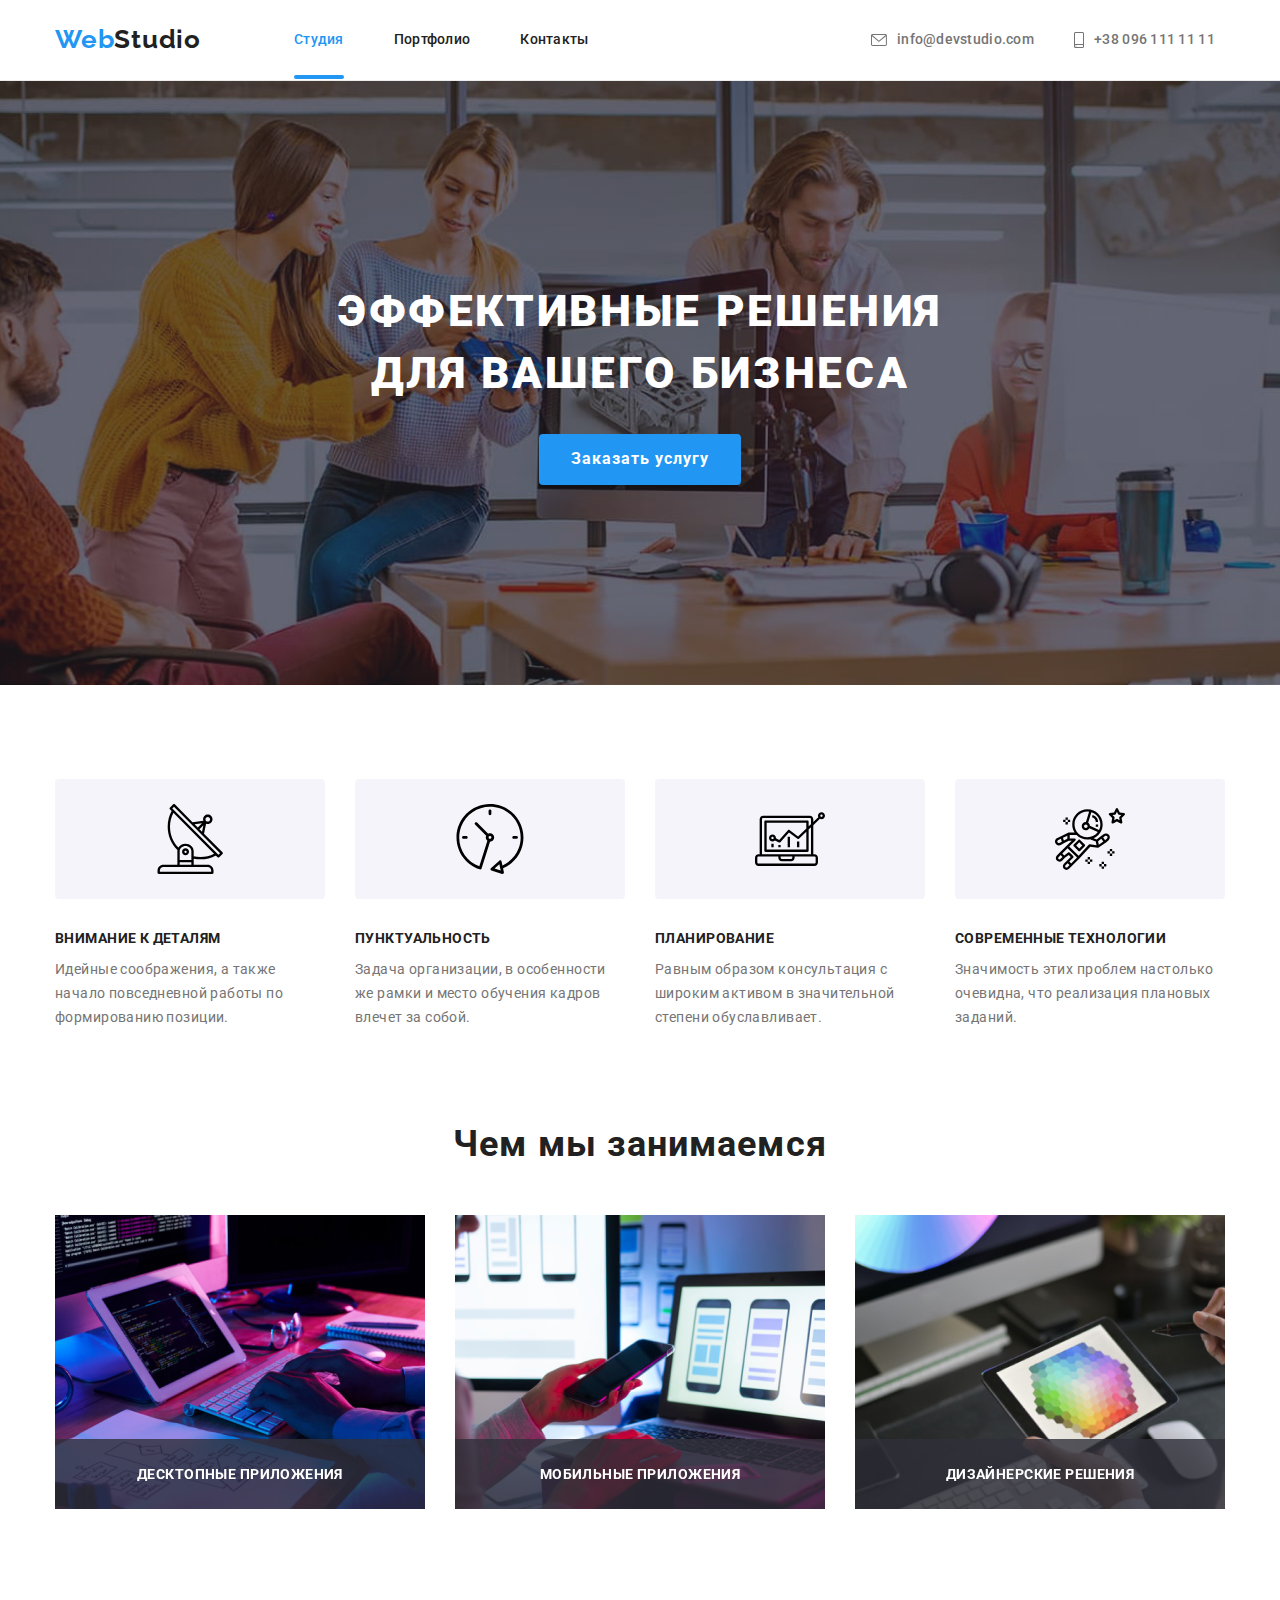
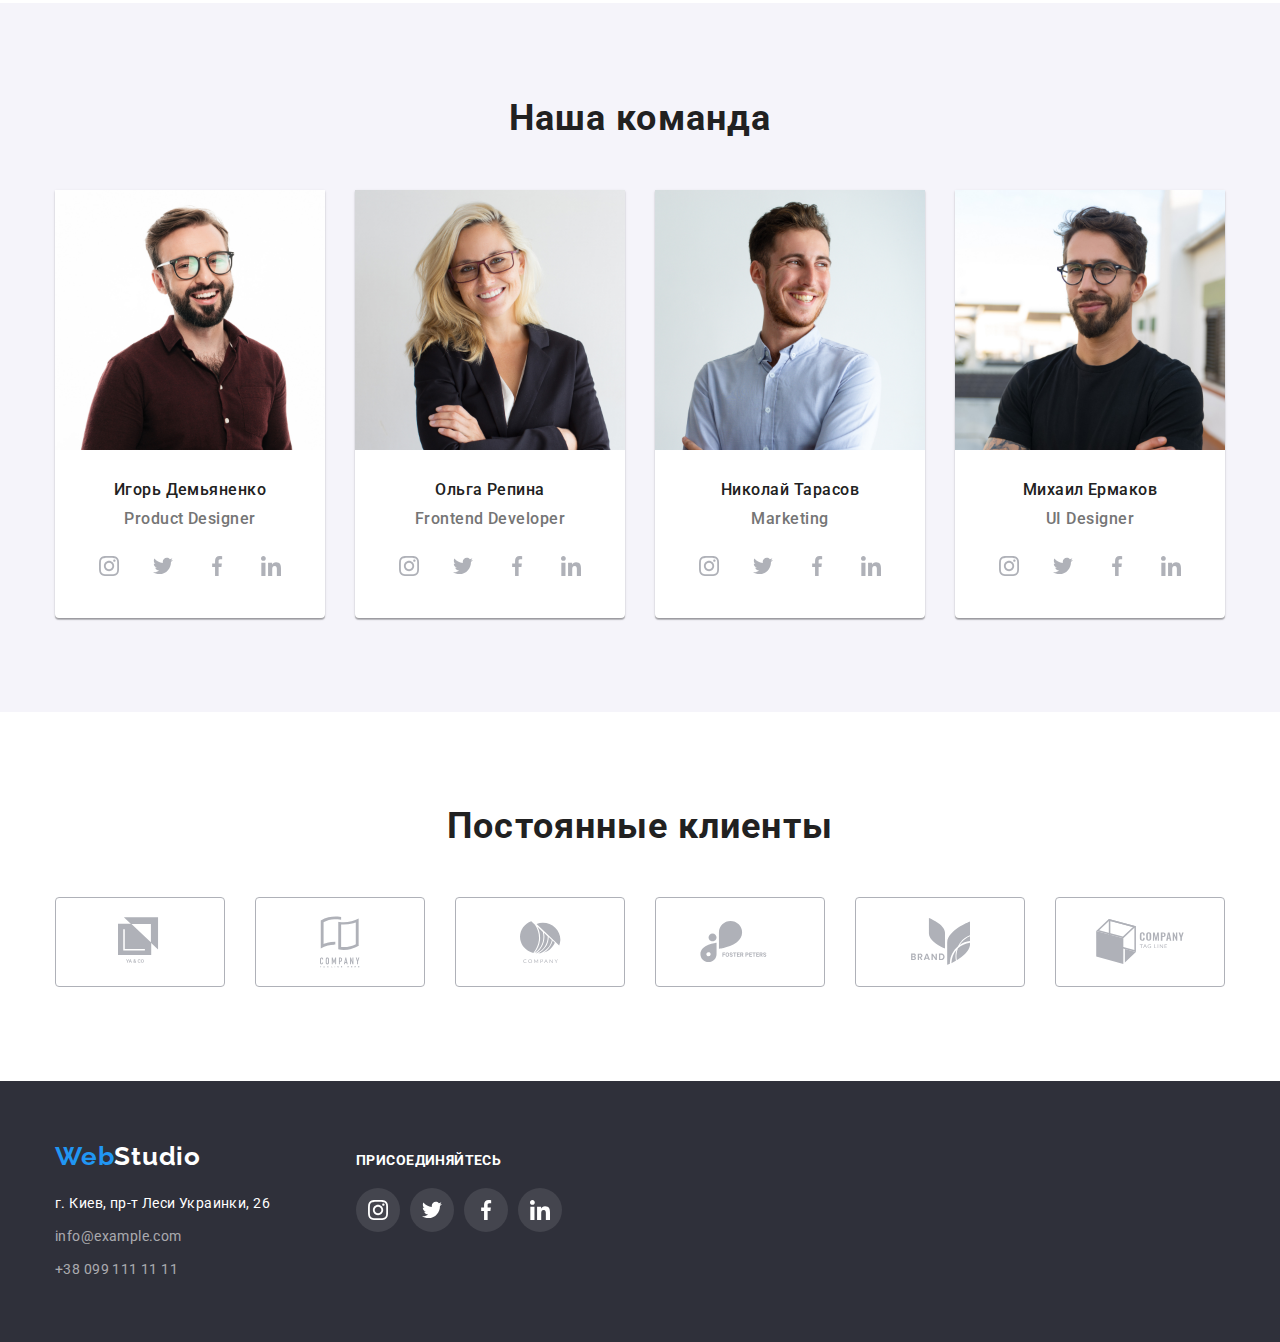
<file: index.html>
<!DOCTYPE html>
<html lang="ru">
    <head>
        <meta charset="UTF-8" />
        <meta name="viewport" content="width=device-width, initial-scale=1.0">
        <title>Document</title>
        <link rel="preconnect" href="https://fonts.gstatic.com">
        <link href="https://fonts.googleapis.com/css2?family=Raleway:wght@700&family=Roboto:wght@400;500;700&display=swap"
            rel="stylesheet">
        <link rel="stylesheet" href="https://cdnjs.cloudflare.com/ajax/libs/modern-normalize/1.0.0/modern-normalize.min.css">
        <link rel="stylesheet" href="./css/style.css">
    </head>
    
    <body>
        <header class="header">
            <!-- Шапка -->
            <nav class="container">
                <a class="logo link" href="#"><span class="logo-blue">Web</span>Studio</a>
                <ul class="navigation-menu list">
                    <li class="navigation-menu-item">
                        <a class="navigation-menu-link link current" href="#">Студия</a>
                    </li>
                    <li class="navigation-menu-item">
                        <a class="navigation-menu-link link" href="./portfolio.html">Портфолио</a>
                    </li>
                    <li class="navigation-menu-item">
                        <a class="navigation-menu-link link" href="#">Контакты</a>
                    </li>
                </ul>
                <ul class="address list">
                    <li class="contacts">
                        <a class="header-contacts-link link" href="mailto:info@devstudio.com">
                            <svg class="mail">
                                <use href="./image/sprite.svg#icon-mail"></use>
                            </svg>
                            info@devstudio.com</a>
                    </li>
                    <li class="contacts">
                        <a class="header-contacts-link link" href="tel:+380961111111">
                            <svg class="tel">
                                <use href="./image/sprite.svg#icon-tel"></use>
                            </svg>
                            +38 096 111 11 11</a>
                    </li>
                </ul>
            </nav>
        </header>
        <main>
            <!-- Герой -->
            <section class="background">
                <div class="hero container">
                    <h1 class="hidden">#</h1>
                    <h2 class="hero-heading">Эффективные решения </br> для вашего бизнеса</h2>
                    <button class="hero-button" href="#" target="_blank" rel="noreferrer noopener" data-modal-open>Заказать услугу</button>
                </div>
            </section>

            <!-- Модальное окно -->

            <div class="backdrop is-hidden" data-modal>
                <div class="modal">
                    <button class="modal-button" data-modal-close>
                        <svg class="modal-icon">
                            <use href="./image/sprite.svg#icon-Vector"></use>
                        </svg>
                    </button>
                </div>
            </div>
            
            <!-- Особенности-->
            <section class="section-features">
                <div class="container">
                    <ul class="section-features-cards list">
                        <li class="features-cards">
                            <div class="box-icon">
                                <svg class="icon-features">
                                    <use href="./image/sprite.svg#icon-detail"></use>
                                </svg>
                            </div>
                            <h2 class="hidden">Особенности</h2>
                            <h3 class="section-headlines">Внимание к деталям</h3>
                            <p class="section-text">
                                Идейные соображения, а также </br>
                                начало повседневной работы по <br>
                                формированию позиции.
                            </p>
                        </li>
                        <li class="features-cards">
                            <div class="box-icon">
                                <svg class="icon-features">
                                    <use href="./image/sprite.svg#icon-clock"></use>
                                </svg>
                            </div>
                            <h3 class="section-headlines">Пунктуальность</h3>
                            <p class="section-text">
                                Задача организации, в особенности </br>
                                же рамки и место обучения кадров </br>
                                влечет за собой.
                            </p>
                        </li>
                        <li class="features-cards">
                            <div class="box-icon">
                                <svg class="icon-features">
                                    <use href="./image/sprite.svg#icon-planen"></use>
                                </svg>
                            </div>
                            <h3 class="section-headlines">Планирование</h3>
                            <p class="section-text">
                                Равным образом консультация с 
                                широким активом в значительной </br>
                                степени обуславливает.
                            </p>
                        </li>
                        <li class="features-cards">
                            <div class="box-icon">
                                <svg class="icon-features">
                                    <use href="./image/sprite.svg#icon-Technologie"></use>
                                </svg>
                            </div>
                            <h3 class="section-headlines">Современные технологии</h3>
                            <p class="section-text">
                                Значимость этих проблем настолько </br>
                                очевидна, что реализация плановых </br>
                                заданий.
                            </p>
                        </li>
                    </ul>
                </div>
            </section>
            <!-- Примеры -->
            <section class="section-example">
                <div class="container">
                    <h2 class="example-headlines">Чем мы занимаемся</h2>
                    <ul class="example-photo list">
                        <li class="photo-list">
                            <img src="./image/img.png" alt="">
                            <p class="photo-list-text">десктопные приложения</p>
                        </li>
                        <li class="photo-list">
                            <img src="./image/img-1.png" alt="">
                            <p class="photo-list-text">мобильные приложения</p>
                        </li>
                        <li class="photo-list">
                            <img src="./image/img-2.png" alt="">
                            <p class="photo-list-text">дизайнерские решения</p>
                        </li>
                    </ul>
                </div>
            </section>
            <!-- Команда -->
            <section class="section-team">
                <div class="container-team container">
                    <h2 class="section-team-headlines">Наша команда</h2>
                    <ul class="section-team-list list">
                        <li class="team-cards">
                            <img class="team-photo" src="./image/igor.jpg" alt="фото" width="270" height="260">
                            <h3 class="team-name">Игорь Демьяненко</h3>
                            <p class="team-position">Product Designer</p>
                            <ul class="social-list list">
                                <li class="social-list-item">
                                    <a class="social-list-link link" href="#">
                                        <svg class="social-list-icon">
                                            <use href="./image/sprite.svg#icon-instagram"></use>
                                        </svg>
                                    </a>
                                </li>
                                <li class="social-list-item">
                                    <a class="social-list-link link" href="#">
                                        <svg class="social-list-icon">
                                            <use href="./image/sprite.svg#icon-twitter"></use>
                                        </svg>
                                    </a>
                                </li>
                                <li class="social-list-item">
                                    <a class="social-list-link link" href="#">
                                        <svg class="social-list-icon">
                                            <use href="./image/sprite.svg#icon-facebook"></use>
                                        </svg>
                                    </a>
                                </li>
                                <li class="social-list-item">
                                    <a class="social-list-link link" href="#">
                                        <svg class="social-list-icon"> 
                                            <use href="./image/sprite.svg#icon-linkedin"></use>
                                        </svg>
                                    </a>
                                </li>
                            </ul>
                        </li>
                        <li class="team-cards">
                            <img class="team-photo" src="./image/olga.jpg" alt="фото" width="270" height="260">
                            <h3 class="team-name">Ольга Репина</h3>
                            <p class="team-position">Frontend Developer</p>
                        <ul class="social-list list">
                            <li class="social-list-item">
                                <a class="social-list-link link" href="#">
                                    <svg class="social-list-icon">
                                        <use href="./image/sprite.svg#icon-instagram"></use>
                                    </svg>
                                </a>
                            </li>
                            <li class="social-list-item">
                                <a class="social-list-link link" href="#">
                                    <svg class="social-list-icon">
                                        <use href="./image/sprite.svg#icon-twitter"></use>
                                    </svg>
                                </a>
                            </li>
                            <li class="social-list-item">
                                <a class="social-list-link link" href="#">
                                    <svg class="social-list-icon">
                                        <use href="./image/sprite.svg#icon-facebook"></use>
                                    </svg>
                                </a>
                            </li>
                            <li class="social-list-item">
                                <a class="social-list-link link" href="#">
                                    <svg class="social-list-icon">
                                        <use href="./image/sprite.svg#icon-linkedin"></use>
                                    </svg>
                                </a>
                            </li>
                        </ul>
                        </li>
                        <li class="team-cards">
                            <img class="team-photo" src="./image/nicolai.jpg" alt="фото" width="270" height="260">
                            <h3 class="team-name">Николай Тарасов</h3>
                            <p class="team-position">Marketing</p>
                            <ul class="social-list list">
                                <li class="social-list-item">
                                    <a class="social-list-link link" href="#">
                                        <svg class="social-list-icon">
                                            <use href="./image/sprite.svg#icon-instagram"></use>
                                        </svg>
                                    </a>
                                </li>
                                <li class="social-list-item">
                                    <a class="social-list-link link" href="#">
                                        <svg class="social-list-icon">
                                            <use href="./image/sprite.svg#icon-twitter"></use>
                                        </svg>
                                    </a>
                                </li>
                                <li class="social-list-item">
                                    <a class="social-list-link link" href="#">
                                        <svg class="social-list-icon">
                                            <use href="./image/sprite.svg#icon-facebook"></use>
                                        </svg>
                                    </a>
                                </li>
                                <li class="social-list-item">
                                    <a class="social-list-link link" href="#">
                                        <svg class="social-list-icon">
                                            <use href="./image/sprite.svg#icon-linkedin"></use>
                                        </svg>
                                    </a>
                                </li>
                            </ul>
                        </li>
                        <li class="team-cards">
                            <img class="team-photo" src="./image/mihail.jpg" alt="фото" width="270" height="260">
                            <h3 class="team-name">Михаил Ермаков</h3>
                            <p class="team-position">UI Designer</p>
                            <ul class="social-list list">
                                <li class="social-list-item">
                                    <a class="social-list-link link" href="#">
                                        <svg class="social-list-icon">
                                            <use href="./image/sprite.svg#icon-instagram"></use>
                                        </svg>
                                    </a>
                                </li>
                                <li class="social-list-item">
                                    <a class="social-list-link link" href="#">
                                        <svg class="social-list-icon">
                                            <use href="./image/sprite.svg#icon-twitter"></use>
                                        </svg>
                                    </a>
                                </li>
                                <li class="social-list-item">
                                    <a class="social-list-link link" href="#">
                                        <svg class="social-list-icon">
                                            <use href="./image/sprite.svg#icon-facebook"></use>
                                        </svg>
                                    </a>
                                </li>
                                <li class="social-list-item">
                                    <a class="social-list-link link" href="#">
                                        <svg class="social-list-icon">
                                            <use href="./image/sprite.svg#icon-linkedin"></use>
                                        </svg>
                                    </a>
                                </li>
                            </ul>
                        </li>
                    </ul>
                </div>
            </section>

        <!--Клиенты--> 
            <section class="clients">
                <div class="clients-container container">
                    <h2 class="clients-headlines">Постоянные клиенты</h2>
                    <ul class="clients-list list">
                        <li class="clients-list-item">
                            <a class="clients-list-link link" href="#">
                                <svg class="clients-list-yago symbol">
                                    <use href="./image/sprite.svg#icon-ya-go"></use>
                                </svg>
                            </a>
                        </li>
                        <li class="clients-list-item">
                            <a class="clients-list-link link" href="#">
                                <svg class="clients-list-tagline symbol">
                                    <use href="./image/sprite.svg#icon-tagline"></use>
                                </svg>
                            </a>
                        </li>
                        <li class="clients-list-item">
                            <a class="clients-list-link link" href="#">
                                <svg class="clients-list-company symbol">
                                    <use href="./image/sprite.svg#icon-company"></use>
                                </svg>
                            </a>
                        </li>
                        <li class="clients-list-item">
                            <a class="clients-list-link link" href="#">
                                <svg class="clients-list-foster symbol">
                                    <use href="./image/sprite.svg#icon-foster"></use>
                                </svg>
                            </a>
                        </li>
                        <li class="clients-list-item">
                            <a class="clients-list-link link" href="#">
                                <svg class="clients-list-brand symbol">
                                    <use href="./image/sprite.svg#icon-brand"></use>
                                </svg>
                            </a>
                        </li>
                        <li class="clients-list-item">
                            <a class="clients-list-link link" href="#">
                                <svg class="clients-list-line symbol">
                                    <use href="./image/sprite.svg#icon-tag-line"></use>
                                </svg>
                            </a>
                        </li>
                        
                    </ul>

                </div>
            </section>
        </main>
        <!-- Футер -->
        <footer class="footer">
            <section class="section-footer container">
                <div class="footer-box">
                    <a class="logo link" href="#"><span class="logo-blue">Web</span>Studio</a>
                    <address class="footer-address">
                        <ul class="list">
                            <li class="contact-address list">г. Киев, пр-т Леси Украинки, 26</li>
                            <li class="footer-link"><a class="footer-contacts link" href="mailto:info@example.com">info@example.com</a></li>
                            <li><a class="footer-contacts link" href="tel:+380991111111">+38 099 111 11 11</a></li>
                        </ul>
                    </address>
                </div>
                <div class="footer-social">
                    <p class="footer-headlin">присоединяйтесь</p>
                    <ul class="footer-list list">
                        <li class="social-list-item">
                            <a class="social-list-link link" href="#">
                                <svg class="social-list-icon">
                                    <use href="./image/sprite.svg#icon-instagram"></use>
                                </svg>
                            </a>
                        </li>
                        <li class="social-list-item">
                            <a class="social-list-link link" href="#">
                                <svg class="social-list-icon">
                                    <use href="./image/sprite.svg#icon-twitter"></use>
                                </svg>
                            </a>
                        </li>
                        <li class="social-list-item">
                            <a class="social-list-link link" href="#">
                                <svg class="social-list-icon">
                                    <use href="./image/sprite.svg#icon-facebook"></use>
                                </svg>
                            </a>
                        </li>
                        <li class="social-list-item">
                            <a class="social-list-link link" href="#">
                                <svg class="social-list-icon">
                                    <use href="./image/sprite.svg#icon-linkedin"></use>
                                </svg>
                            </a>
                        </li>
                    </ul>
                </div>
            </section>
        </footer>
        
        <script src="./js/modal.js"></script>
    </body>
</html>
</file>
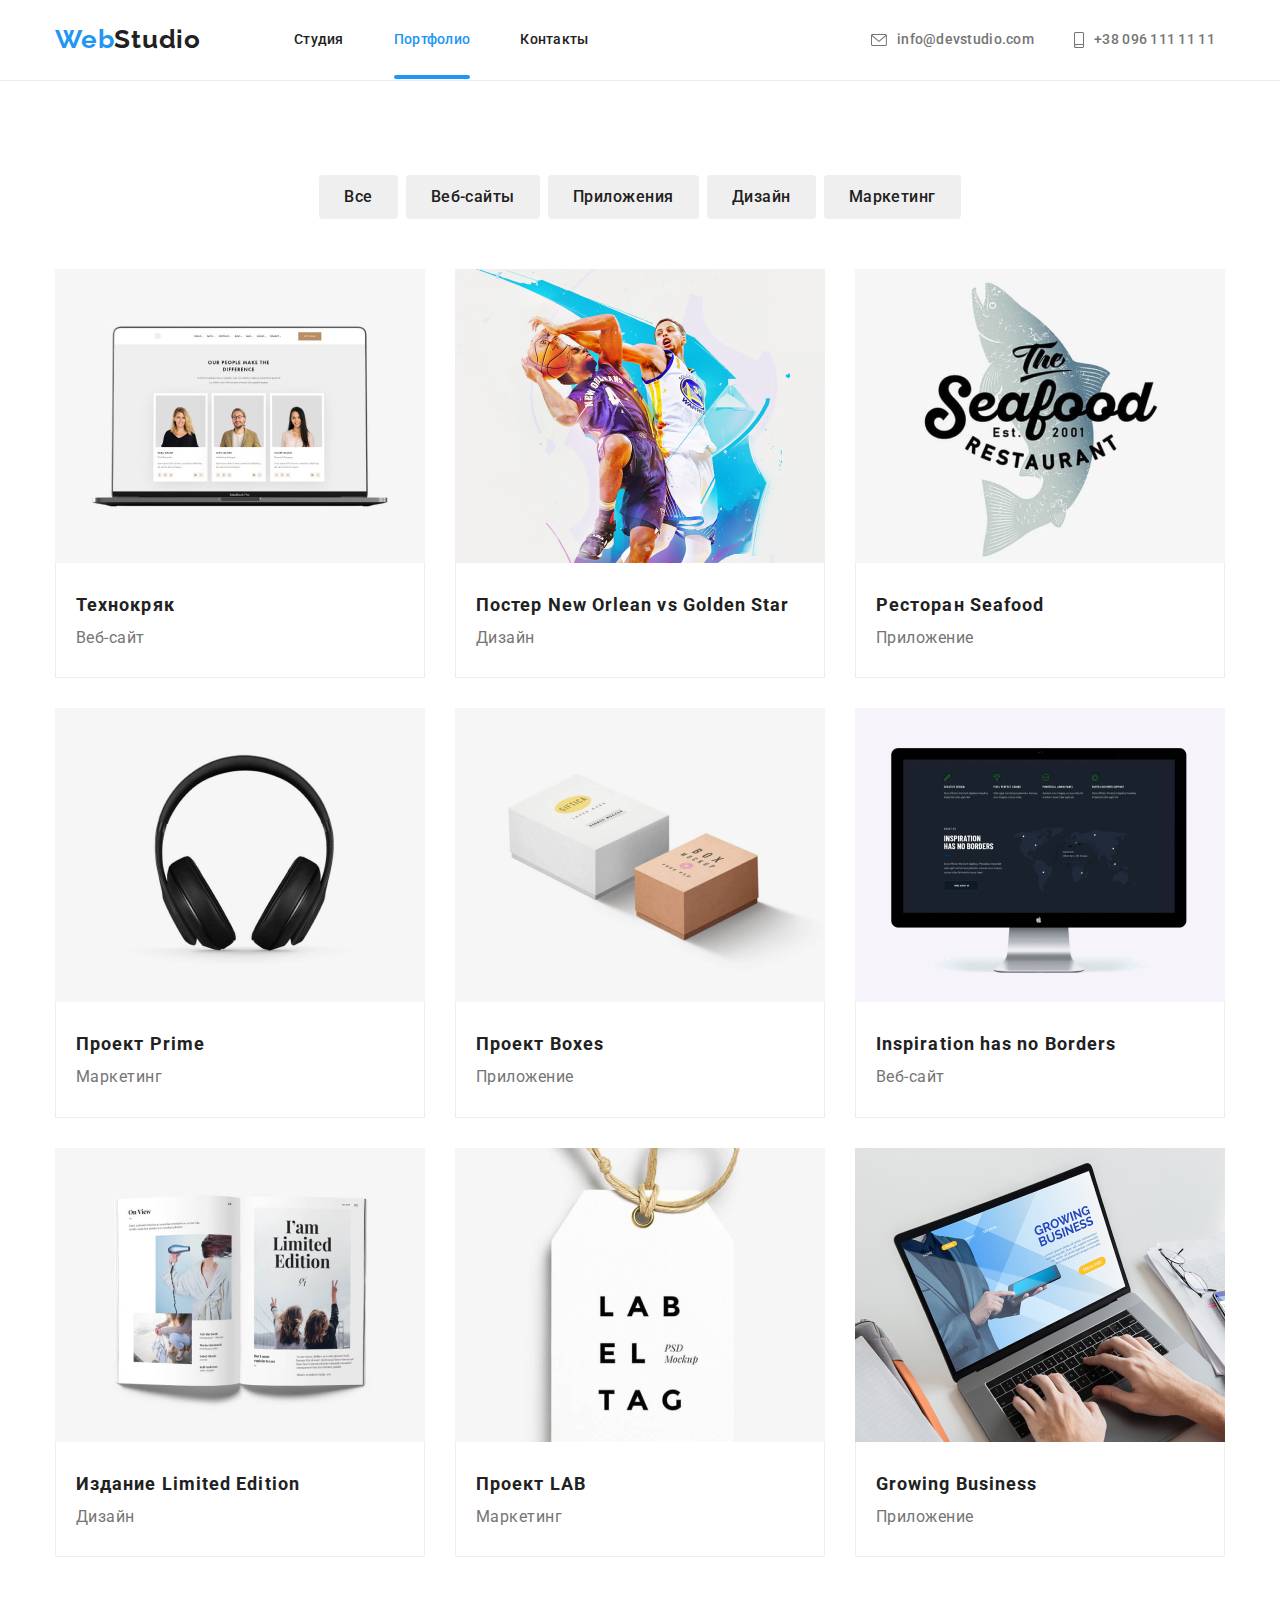
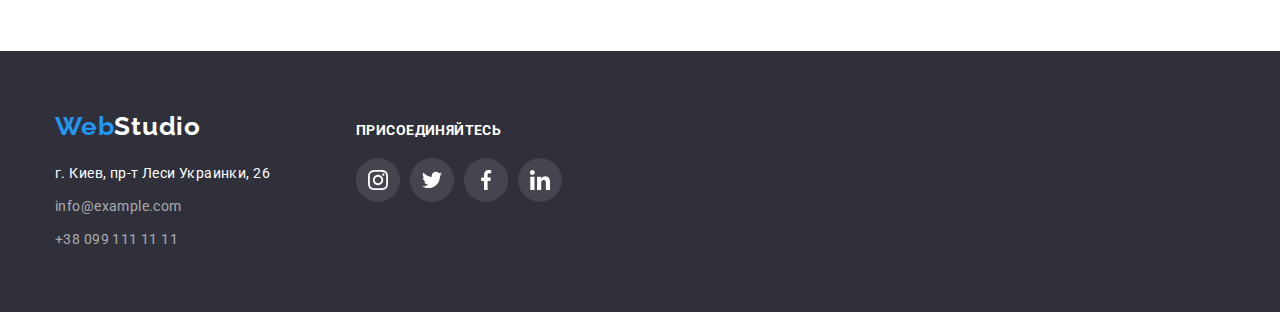
<file: portfolio.html>
<!DOCTYPE html>
<html lang="ru">
    <head>
        <meta charset="UTF-8" />
        <meta name="viewport" content="width=device-width, initial-scale=1.0">
        <title>Document</title>
        <link rel="preconnect" href="https://fonts.gstatic.com">
        <link href="https://fonts.googleapis.com/css2?family=Raleway:wght@700&family=Roboto:wght@400;500;700&display=swap"
            rel="stylesheet">
        <link rel="stylesheet" href="https://cdnjs.cloudflare.com/ajax/libs/modern-normalize/1.0.0/modern-normalize.min.css">
        <link rel="stylesheet" href="./css/style.css">
    </head>
    
    <body>
        <header class="header">
            <!-- Шапка -->
            <nav class="container">
                <a class="logo link" href="#"><span class="logo-blue">Web</span>Studio</a>
                <ul class="navigation-menu list">
                    <li class="navigation-menu-item">
                        <a class="navigation-menu-link link" href="./index.html">Студия</a>
                    </li>
                    <li class="navigation-menu-item">
                        <a class="navigation-menu-link link current" href="#">Портфолио</a>
                    </li>
                    <li class="navigation-menu-item">
                        <a class="navigation-menu-link link" href="#">Контакты</a>
                    </li>
                </ul>
                <ul class="address list">
                    <li class="contacts">
                        <a class="header-contacts-link link" href="mailto:info@devstudio.com">
                            <svg class="mail">
                                <use href="./image/sprite.svg#icon-mail"></use>
                            </svg>
                            info@devstudio.com</a>
                    </li>
                    <li class="contacts">
                        <a class="header-contacts-link link" href="tel:+380961111111">
                            <svg class="tel">
                                <use href="./image/sprite.svg#icon-tel"></use>
                            </svg>
                            +38 096 111 11 11</a>
                    </li>
                </ul>
            </nav>
        </header>
        <main>
            <!-- Резюме -->
            <section class="section-portfolio container">
                <div class="box-button">
                    <h1 class="hidden">Портфолио</h1>
                    <!-- Навигация на другие страницы -->
                    <ul class="filters list">
                        <li class="filters-box">
                            <button class="filters-button button" href="#" target="_blank" rel="noreferrer noopener">Все</button>
                        </li>
                        <li class="filters-box">
                            <button class="filters-button button" href="#" target="_blank" rel="noreferrer noopener">Веб-сайты</button>
                        </li>
                        <li class="filters-box">
                            <button class="filters-button button" href="#" target="_blank" rel="noreferrer noopener">Приложения</button>
                        </li>
                        <li class="filters-box">
                            <button class="filters-button button" href="#" target="_blank" rel="noreferrer noopener">Дизайн</button>
                        </li>
                        <li class="filters-box">
                            <button class="filters-button button" href="#" target="_blank" rel="noreferrer noopener">Маркетинг</button>
                        </li>
                    
                    </ul>
                </div>
            
                    <!-- Наши проекты -->
                
                <div class="project-box">
                    <ul class="projects list">
                        <li class="projects-box">
                            <a class="projects-link link" href="#">
                                <div class="projects-cover-overlay">
                                    <img class="projects-cover" src="./image/Технокряк.png" alt="фото" width="270" height="260">
                                    <p class="overlay">Технокряк это современная площадка распространения коронавируса. Компании используют эту платформу для цифрового
                                    шпионажа и атак на защищённые сервера конкурентов.</p>
                                </div>
                                <div class="border">
                                    <h3 class="projects-heading">Технокряк</h3>
                                    <p class="project-description">Веб-сайт</p>
                                </div>
                            </a>
                            
                        </li>
                        <li class="projects-box">
                            <a class="projects-link link" href="#">
                                <div class="projects-cover-overlay">
                                    <img class="projects-cover" src="./image/Постер-New-Orlean-vs-Golden-Star.png" alt="фото" width="270" height="260">
                                    <p class="overlay">Технокряк это современная площадка распространения коронавируса. Компании используют эту
                                        платформу для цифрового
                                        шпионажа и атак на защищённые сервера конкурентов.</p>
                                </div>
                                 <div class="border">
                                    <h3 class="projects-heading">Постер New Orlean vs Golden Star</h3>
                                    <p class="project-description">Дизайн</p>
                                </div>
                            </a>
                            
                        </li>
                        <li class="projects-box">
                            <a class="projects-link link" href="#">
                                <div class="projects-cover-overlay">
                                    <img class="projects-cover" src="./image/Ресторан-Seafood.png" alt="фото" width="270" height="260">
                                    <p class="overlay">Технокряк это современная площадка распространения коронавируса. Компании используют эту
                                        платформу для цифрового
                                        шпионажа и атак на защищённые сервера конкурентов.</p>
                                </div>
                                <div class="border">
                                    <h3 class="projects-heading">Ресторан Seafood</h3>
                                    <p class="project-description">Приложение</p>
                                </div>
                            </a>    
                        </li>
                        <li class="projects-box">
                            <a class="projects-link link" href="#">
                                <div class="projects-cover-overlay">
                                    <img class="projects-cover" src="./image/Проект-Prime.png" alt="фото" width="270" height="260">
                                    <p class="overlay">Технокряк это современная площадка распространения коронавируса. Компании используют эту
                                        платформу для цифрового
                                        шпионажа и атак на защищённые сервера конкурентов.</p>
                                </div>
                                <div class="border">
                                    <h3 class="projects-heading">Проект Prime</h3>
                                    <p class="project-description">Маркетинг</p>
                                </div>
                            </a>
                        </li>
                        <li class="projects-box">
                            <a class="projects-link link" href="#">
                                <div class="projects-cover-overlay">
                                    <img class="projects-cover" src="./image/Проект-Boxes.png" alt="фото" width="270" height="260">
                                    <p class="overlay">Технокряк это современная площадка распространения коронавируса. Компании используют эту
                                        платформу для цифрового
                                        шпионажа и атак на защищённые сервера конкурентов.</p>
                                </div>
                                <div class="border">
                                    <h3 class="projects-heading">Проект Boxes</h3>
                                    <p class="project-description">Приложение</p>
                                </div>
                            </a>
                        </li>
                        <li class="projects-box">
                            <a class="projects-link link" href="#">
                                <div class="projects-cover-overlay">
                                    <img class="projects-cover" src="./image/Inspiration-has-no-Borders.png" alt="фото" width="270" height="260">
                                    <p class="overlay">Технокряк это современная площадка распространения коронавируса. Компании используют эту
                                        платформу для цифрового
                                        шпионажа и атак на защищённые сервера конкурентов.</p>
                                </div>
                                <div class="border">
                                    <h3 class="projects-heading">Inspiration has no Borders</h3>
                                    <p class="project-description">Веб-сайт</p>
                                </div>
                            </a>
                            </li>
                        <li class="projects-box">
                            <a class="projects-link link" href="#">
                                <div class="projects-cover-overlay">
                                    <img class="projects-cover" src="./image/Издание-Limited-Edition.png" alt="фото" width="270" height="260">
                                    <p class="overlay">Технокряк это современная площадка распространения коронавируса. Компании используют эту
                                        платформу для цифрового
                                        шпионажа и атак на защищённые сервера конкурентов.</p>
                                </div>
                                <div class="border">
                                    <h3 class="projects-heading">Издание Limited Edition</h3>
                                    <p class="project-description">Дизайн</p>
                                </div>
                            </a>
                        </li>
                        <li class="projects-box">
                            <a class="projects-link link" href="#">
                                <div class="projects-cover-overlay">
                                    <img class="projects-cover" src="./image/Проект-LAB.png" alt="фото" width="270" height="260">
                                    <p class="overlay">Технокряк это современная площадка распространения коронавируса. Компании используют эту
                                        платформу для цифрового
                                        шпионажа и атак на защищённые сервера конкурентов.</p>
                                </div>
                                <div class="border">
                                    <h3 class="projects-heading">Проект LAB</h3>
                                    <p class="project-description">Маркетинг</p>
                                </div>
                            </a>
                        </li>
                        <li class="projects-box">
                            <a class="projects-link link" href="#">
                                <div class="projects-cover-overlay">
                                    <img class="projects-cover" src="./image/Growing-Business.png" alt="фото" width="270" height="260">
                                    <p class="overlay">Технокряк это современная площадка распространения коронавируса. Компании используют эту
                                        платформу для цифрового
                                        шпионажа и атак на защищённые сервера конкурентов.</p>
                                </div>
                                <div class="border">
                                    <h3 class="projects-heading">Growing Business</h3>
                                    <p class="project-description">Приложение</p>
                                </div>
                            </a>
                        </li>
                    </ul>
                </div>
            </section>
        </main>
        <!-- Футер -->
        <footer class="footer">
            <section class="section-footer container">
                <div class="footer-box">
                    <a class="logo link" href="#"><span class="logo-blue">Web</span>Studio</a>
                    <address class="footer-address">
                        <ul class="list">
                            <li class="contact-address list">г. Киев, пр-т Леси Украинки, 26</li>
                            <li class="footer-link"><a class="footer-contacts link" href="mailto:info@example.com">info@example.com</a></li>
                            <li><a class="footer-contacts link" href="tel:+380991111111">+38 099 111 11 11</a></li>
                        </ul>
                    </address>
                </div>
                <div class="footer-social">
                    <p class="footer-headlin">присоединяйтесь</p>
                    <ul class="footer-list list">
                        <li class="social-list-item">
                            <a class="social-list-link link" href="#">
                                <svg class="social-list-icon">
                                    <use href="./image/sprite.svg#icon-instagram"></use>
                                </svg>
                            </a>
                        </li>
                        <li class="social-list-item">
                            <a class="social-list-link link" href="#">
                                <svg class="social-list-icon">
                                    <use href="./image/sprite.svg#icon-twitter"></use>
                                </svg>
                            </a>
                        </li>
                        <li class="social-list-item">
                            <a class="social-list-link link" href="#">
                                <svg class="social-list-icon">
                                    <use href="./image/sprite.svg#icon-facebook"></use>
                                </svg>
                            </a>
                        </li>
                        <li class="social-list-item">
                            <a class="social-list-link link" href="#">
                                <svg class="social-list-icon">
                                    <use href="./image/sprite.svg#icon-linkedin"></use>
                                </svg>
                            </a>
                        </li>
                    </ul>
                </div>
            </section>
        </footer>
    </body>
</html>
</file>
<file: css/style.css>
/*'Roboto', sans-serif;
  'Raleway', sans-serif; */

body {
  color: #212121;
  background-color: #fff;
  margin: 0 auto;
}

.hidden {
  font-size: 0;
}

.list {
  list-style: none;
}

.link {
  text-decoration: none;
}

h1,
h2,
h3 {
  margin: 0;
}

ul,
ol {
  margin: 0;
  padding: 0;
}

p {
  margin: 0;
}

img {
  display: block;
}

/* ========= Section ========= */

.container {
  width: 1200px;
  padding-left: 15px;
  padding-right: 15px;
  margin-left: auto;
  margin-right: auto;
}
/* outline: 2px solid tomato; */
/* ========= Header =========  */

.header {
  border-bottom: 1px solid #ececec;
  background: #ffffff;
  padding-top: 24px;
  padding-bottom: 25px;
}

.header .container {
  display: flex;
  align-items: center;
}

.logo {
  font-family: 'Raleway', sans-serif;
  font-weight: bold;
  font-size: 26px;
  line-height: 1.2;
  letter-spacing: 0.03em;
  color: #212121;
}

.logo-blue {
  color: #2196f3;
}

.navigation-menu {
  display: flex;
  margin-left: 93px;
}

.navigation-menu-item:not(:last-child) {
  margin-right: 50px;
}

.navigation-menu-link,
.header-contacts-link {
  font-family: 'Roboto', sans-serif;
  font-weight: 500;
  font-size: 14px;
  line-height: 1.15;
  letter-spacing: 0.02em;
  color: #212121;
}

.navigation-menu-link:hover,
.navigation-menu-link:focus {
  color: #2196f3;
}

.navigation-menu .navigation-menu-link.current {
  color: #2196f3;
}

.navigation-menu-link {
  position: relative;

  padding-top: 32px;
  padding-bottom: 32px;
}

.navigation-menu-link.current::after {
  content: '';
  position: absolute;
  left: 0;
  bottom: 0;

  display: block;
  width: 100%;
  height: 4px;
  background-color: #2196f3;
  border-radius: 2px;
}

.header-contacts-link {
  display: flex;
  justify-content: center;
  align-items: center;

  font-family: 'Roboto', sans-serif;
  font-weight: 500;
  font-size: 14px;
  line-height: 1.5;
  letter-spacing: 0.02em;
  color: #757575;
  min-width: 161px;
}

.header-contacts-link:hover,
.header-contacts-link:focus {
  color: #2196f3;
}

.header-contacts-link:hover .mail,
.header-contacts-link:focus .mail {
  fill: #2196f3;
}

.mail {
  width: 16px;
  height: 12px;
  fill: #757575;
  margin-right: 10px;
}

.tel {
  width: 10px;
  height: 16px;
  fill: #757575;
  margin-right: 10px;
}

.header-contacts-link:hover .tel,
.header-contacts-link:focus .tel {
  fill: #2196f3;
}

header .address {
  display: flex;
  align-items: center;
  margin-left: auto;
}

.contacts:not(:last-child) {
  margin-right: 30px;
}

.navigation-menu-link,
.header-contacts-link {
  transition-property: color;
  transition-duration: 250ms;
  transition-timing-function: cubic-bezier(0.4, 0, 0.2, 1);
}

/* ========= Hero ========= */

.hero-heading {
  margin-bottom: 30px;

  font-family: 'Roboto', sans-serif;
  font-weight: 900;
  font-size: 44px;
  line-height: 1.4;
  letter-spacing: 0.06em;
  color: #ffffff;
  text-transform: uppercase;
}

.hero-button {
  padding-top: 10px;
  padding-left: 32px;
  padding-right: 32px;
  padding-bottom: 10px;
  background-color: #2196f3;
  min-width: 200px;
  box-shadow: 0px 4px 4px rgba(0, 0, 0, 0.15);
  border-radius: 4px;
  border: none;

  font-family: 'Roboto', sans-serif;
  font-weight: bold;
  font-size: 16px;
  line-height: 1.9;
  letter-spacing: 0.06em;
  color: #ffffff;
}

.hero-button:focus {
  box-shadow: 0px 4px 4px rgba(0, 0, 0, 0.15);
  border-radius: 4px;
}

.background {
  max-width: 1600px;
  margin-bottom: 94px;
  margin-left: auto;
  margin-right: auto;
  background-image: linear-gradient(
      to right,
      rgba(47, 48, 58, 0.4),
      rgba(47, 48, 58, 0.4)
    ),
    url(../image/background.jpg);
  background-repeat: no-repeat;
  background-position: center;
  background-size: cover;
  background-color: #c4c4c4;

  padding-top: 200px;
  padding-bottom: 200px;
}

.hero {
  text-align: center;
}

/* Модальное окно */

.backdrop {
  position: fixed;
  top: 0%;
  left: 0%;
  opacity: 1;
  transition-property: opacity;
  transition-duration: 250ms;
  transition-timing-function: cubic-bezier(0.4, 0, 0.2, 1);

  width: 100%;
  height: 100%;

  background: rgba(0, 0, 0, 0.2);
}

.modal {
  position: fixed;
  top: 50%;
  left: 50%;
  transform: translate(-50%, -50%) scale(1);
  transition-property: transform;
  transition-duration: 250ms;
  transition-timing-function: cubic-bezier(0.4, 0, 0.2, 1);
  min-width: 528px;
  min-height: 581px;
  padding: 8px 8px;

  background: #ffffff;
  box-shadow: 0px 1px 3px rgba(0, 0, 0, 0.12), 0px 1px 1px rgba(0, 0, 0, 0.14),
    0px 2px 1px rgba(0, 0, 0, 0.2);
  border-radius: 4px;
}

.modal-icon {
  width: 11px;
  height: 11px;

  fill: #000000;
}

.modal-button {
  min-width: 30px;
  min-height: 30px;
  display: flex;
  justify-content: center;
  align-items: center;
  margin-left: auto;

  background: #ffffff;
  border: 1px solid rgba(0, 0, 0, 0.1);
  box-sizing: border-box;
  border-radius: 50%;
}

.backdrop.is-hidden {
  opacity: 0;
  pointer-events: none;
}

.backdrop.is-hidden .modal {
  transform: translate(-50%, -50%) scale(0.7);
}

/* ========= features ========= */

.section-headlines {
  font-family: 'Roboto', sans-serif;
  font-weight: bold;
  font-size: 14px;
  line-height: 1.4;
  letter-spacing: 0.03em;
  text-transform: uppercase;
}

.section-text {
  font-family: 'Roboto', sans-serif;
  font-weight: normal;
  font-size: 14px;
  line-height: 1.7;
  letter-spacing: 0.03em;
  color: #757575;
}

.section-features-cards {
  display: flex;
  align-items: flex-start;
}

.features-cards:not(:last-child) {
  margin-right: 30px;
}

.features-cards {
  min-width: 270px;
}

.section-headlines {
  margin-bottom: 10px;
}

.section-features {
  margin-bottom: 94px;
}

.box-icon {
  display: flex;
  justify-content: center;
  align-items: center;

  margin-bottom: 30px;
  width: 270px;
  padding: 25px 100px 25px 100px;

  background: #f5f4fa;
  border-radius: 4px;
}

.icon-features {
  display: block;
  width: 70px;
  height: 70px;
}

/* ========= example ========= */

.example-headlines,
.section-team-headlines {
  font-family: 'Roboto', sans-serif;
  font-weight: bold;
  font-size: 36px;
  line-height: 1.15;
  letter-spacing: 0.03em;
}

.example-headlines {
  text-align: center;
  margin-bottom: 50px;
}

.example-photo {
  display: flex;
}

.photo-list:not(:last-child) {
  margin-right: 30px;
}

.section-example {
  margin-bottom: 94px;
}

.photo-list {
  position: relative;
}

.photo-list-text {
  position: absolute;
  bottom: 0;

  width: 100%;
  padding: 27px 82px;

  font-family: 'Roboto', sans-serif;
  font-weight: bold;
  font-size: 14px;
  line-height: 1.15;
  text-align: center;
  letter-spacing: 0.03em;
  text-transform: uppercase;
  color: #ffffff;
  background: rgba(47, 48, 58, 0.8);
}

/* ========= team ========= */

.team-name,
.team-position {
  font-family: 'Roboto', sans-serif;
  font-weight: 500;
  font-size: 16px;
  line-height: 19px;
  letter-spacing: 0.03em;
}

.team-position {
  color: #757575;
  margin-bottom: 16px;
}

.container-team {
  text-align: center;
}

.section-team-list {
  display: flex;
  flex-wrap: wrap;
}

.team-photo {
  margin-bottom: 30px;
  width: 270px;
  height: 260px;
}

.team-name {
  margin-bottom: 10px;
}

.team-cards {
  padding-bottom: 30px;
  min-width: 270px;
  margin-left: 30px;

  background: #ffffff;
  box-shadow: 0px 1px 3px rgba(0, 0, 0, 0.12), 0px 1px 1px rgba(0, 0, 0, 0.14),
    0px 2px 1px rgba(0, 0, 0, 0.2);
  border-radius: 0px 0px 4px 4px;
}

.team-cards:nth-child(4n + 1) {
  margin-left: 0px;
}

.section-team-headlines {
  margin-bottom: 50px;
}

.section-team {
  background: #f5f4fa;
  margin-bottom: 94px;
  padding-bottom: 94px;
  padding-top: 95px;
}

.social-list {
  display: flex;
  justify-content: space-between;

  width: 206px;
  margin-left: 32px;
}

.social-list-item:not(:last-child) {
  margin-right: 10px;
}

.social-list-link {
  display: flex;
  justify-content: center;
  align-items: center;
  transition-property: fill, background-color;
  transition-duration: 250ms;
  transition-timing-function: cubic-bezier(0.4, 0, 0.2, 1);

  width: 44px;
  height: 44px;
  background: rgba(255, 255, 255, 0.1);
  border-radius: 50%;
}

.social-list-icon {
  width: 20px;
  height: 20px;
  fill: #afb1b8;
}

.social-list-link:hover .social-list-icon,
.social-list-link:focus .social-list-icon {
  fill: #ffffff;
}

.social-list-link:hover,
.social-list-link:focus {
  background-color: #2196f3;
}

/* ========= Clients ========= */

.clients {
  margin-bottom: 94px;
}

.clients-headlines {
  font-family: 'Roboto', sans-serif;
  font-weight: bold;
  font-size: 36px;
  line-height: 1.15;
  text-align: center;
  letter-spacing: 0.03em;
  margin-bottom: 50px;
}

.clients-list {
  display: flex;
  justify-content: space-between;
}

.clients-list-item:not(:last-child) {
  margin-right: 30px;
}

.clients-list-link {
  display: flex;
  justify-content: center;
  align-items: center;
  transition-property: border;
  transition-duration: 250ms;
  transition-timing-function: cubic-bezier(0.4, 0, 0.2, 1);

  width: 170px;
  height: 90px;

  border: 1px solid #afb1b8;
  border-radius: 4px;
}

.clients-list-yago {
  width: 44.27px;
  height: 49.23px;
}

.clients-list-tagline {
  width: 40px;
  height: 52px;
}

.clients-list-company {
  width: 41px;
  height: 42.6px;
}

.clients-list-foster {
  width: 79.66px;
  height: 42.02px;
}

.clients-list-brand {
  width: 59px;
  height: 47px;
}

.clients-list-line {
  width: 88.48px;
  height: 45.44px;
}

.symbol {
  fill: #afb1b8;
  display: block;

  transition-property: fill;
  transition-duration: 250ms;
  transition-timing-function: cubic-bezier(0.4, 0, 0.2, 1);
}

.clients-list-link:hover .symbol,
.clients-list-link:focus .symbol {
  fill: #2196f3;
}

.clients-list-link:hover,
.clients-list-link:focus {
  border: 1px solid #2196f3;
}

/* ========= Footer ========= */

.footer-address,
.footer-contacts {
  font-family: 'Roboto', sans-serif;
  font-weight: normal;
  font-size: 14px;
  line-height: 1.7;
  letter-spacing: 0.03em;
}

.footer-address {
  font-style: normal;
  min-width: 231px;
  text-align: left;
}

.footer {
  background-color: #2f303a;
  padding-top: 60px;
  padding-bottom: 60px;
}

.contact-address {
  color: #ffffff;
  margin-bottom: 9px;
}

.footer-contacts {
  color: rgba(255, 255, 255, 0.6);
}

.footer-link {
  margin-bottom: 9px;
}

.footer-box > .logo {
  color: #fff;
}

.footer-box {
  margin-right: 70px;
}

.footer-box > .logo {
  display: inline-block;

  margin-bottom: 20px;
}

.section-footer {
  display: flex;
  justify-content: flex-start;
  align-items: baseline;
}

/* Футер соцсети */

.footer-headlin {
  margin-bottom: 20px;

  font-family: 'Roboto', sans-serif;
  font-weight: bold;
  font-style: normal;
  font-size: 14px;
  line-height: 1.15;
  letter-spacing: 0.03em;
  text-transform: uppercase;
  color: #ffffff;
}

.footer-social .social-list-icon {
  fill: #ffffff;
}

.footer-list {
  display: flex;
  justify-content: space-between;
}
/* ========= Портфолио ========= */

.section-portfolio {
  margin-top: 94px;
  margin-bottom: 94px;
}

.filters-button {
  font-family: 'Roboto', sans-serif;
  font-weight: 500;
  font-size: 16px;
  line-height: 1.6;
  letter-spacing: 0.03em;
  color: #212121;
  border: solid transparent;
  border-radius: 4px;

  padding-top: 6px;
  padding-right: 22px;
  padding-bottom: 6px;
  padding-left: 22px;

  transition: 250ms cubic-bezier(0.4, 0, 0.2, 1);
}

.filters-button:hover,
.filters-button:focus {
  color: #ffffff;
  background-color: #2196f3;
  box-shadow: 0px 3px 1px rgba(0, 0, 0, 0.1), 0px 1px 2px rgba(0, 0, 0, 0.08),
    0px 2px 2px rgba(0, 0, 0, 0.12);
}

.box-button {
  margin-bottom: 50px;
}

.filters {
  display: flex;
  justify-content: center;
}

.filters-box:not(:last-child) {
  margin-right: 8px;
}

/* ========== Projects ======== */

.projects-heading {
  font-family: 'Roboto', sans-serif;
  font-weight: bold;
  font-size: 18px;
  line-height: 2;
  letter-spacing: 0.06em;
  color: #212121;
}

.project-description {
  font-family: 'Roboto', sans-serif;
  font-weight: normal;
  font-size: 16px;
  line-height: 1.9;
  letter-spacing: 0.03em;
  color: #757575;
}

.projects {
  display: flex;
  flex-wrap: wrap;
}

.projects-box {
  width: 370px;
  margin-left: 30px;
  margin-top: 30px;
}

.projects-link:hover,
.projects-link:focus {
  display: block;
  box-shadow: 0px 1px 1px rgba(0, 0, 0, 0.12), 0px 4px 4px rgba(0, 0, 0, 0.06),
    1px 4px 6px rgba(0, 0, 0, 0.16);
}

.projects-box:nth-child(3n + 1) {
  margin-left: 0px;
}

.projects-box:nth-child(-n + 3) {
  margin-top: 0px;
}

.border {
  background: #ffffff;
  border: 1px solid #eeeeee;
  box-sizing: border-box;
  padding: 24px 20px;
  border-top: none;
}

.projects-cover {
  width: 370px;
  height: 294px;
}

.overlay {
  position: absolute;
  top: 0;
  left: 0;
  width: 100%;
  height: 100%;
  transition-property: transform;
  transition-duration: 250ms;
  transition-timing-function: cubic-bezier(0.4, 0, 0.2, 1);
  transform: translateY(100%);

  padding: 63px 24px;

  font-family: 'Roboto', sans-serif;
  font-style: normal;
  font-weight: normal;
  font-size: 18px;
  line-height: 1.55;
  letter-spacing: 0.03em;
  color: #ffffff;
  background: rgba(33, 150, 243, 0.9);
}

.projects-cover-overlay {
  position: relative;
  overflow: hidden;
}

.projects-link:hover .overlay,
.projects-link:focus .overlay {
  transform: translateY(0%);
}
</file>
